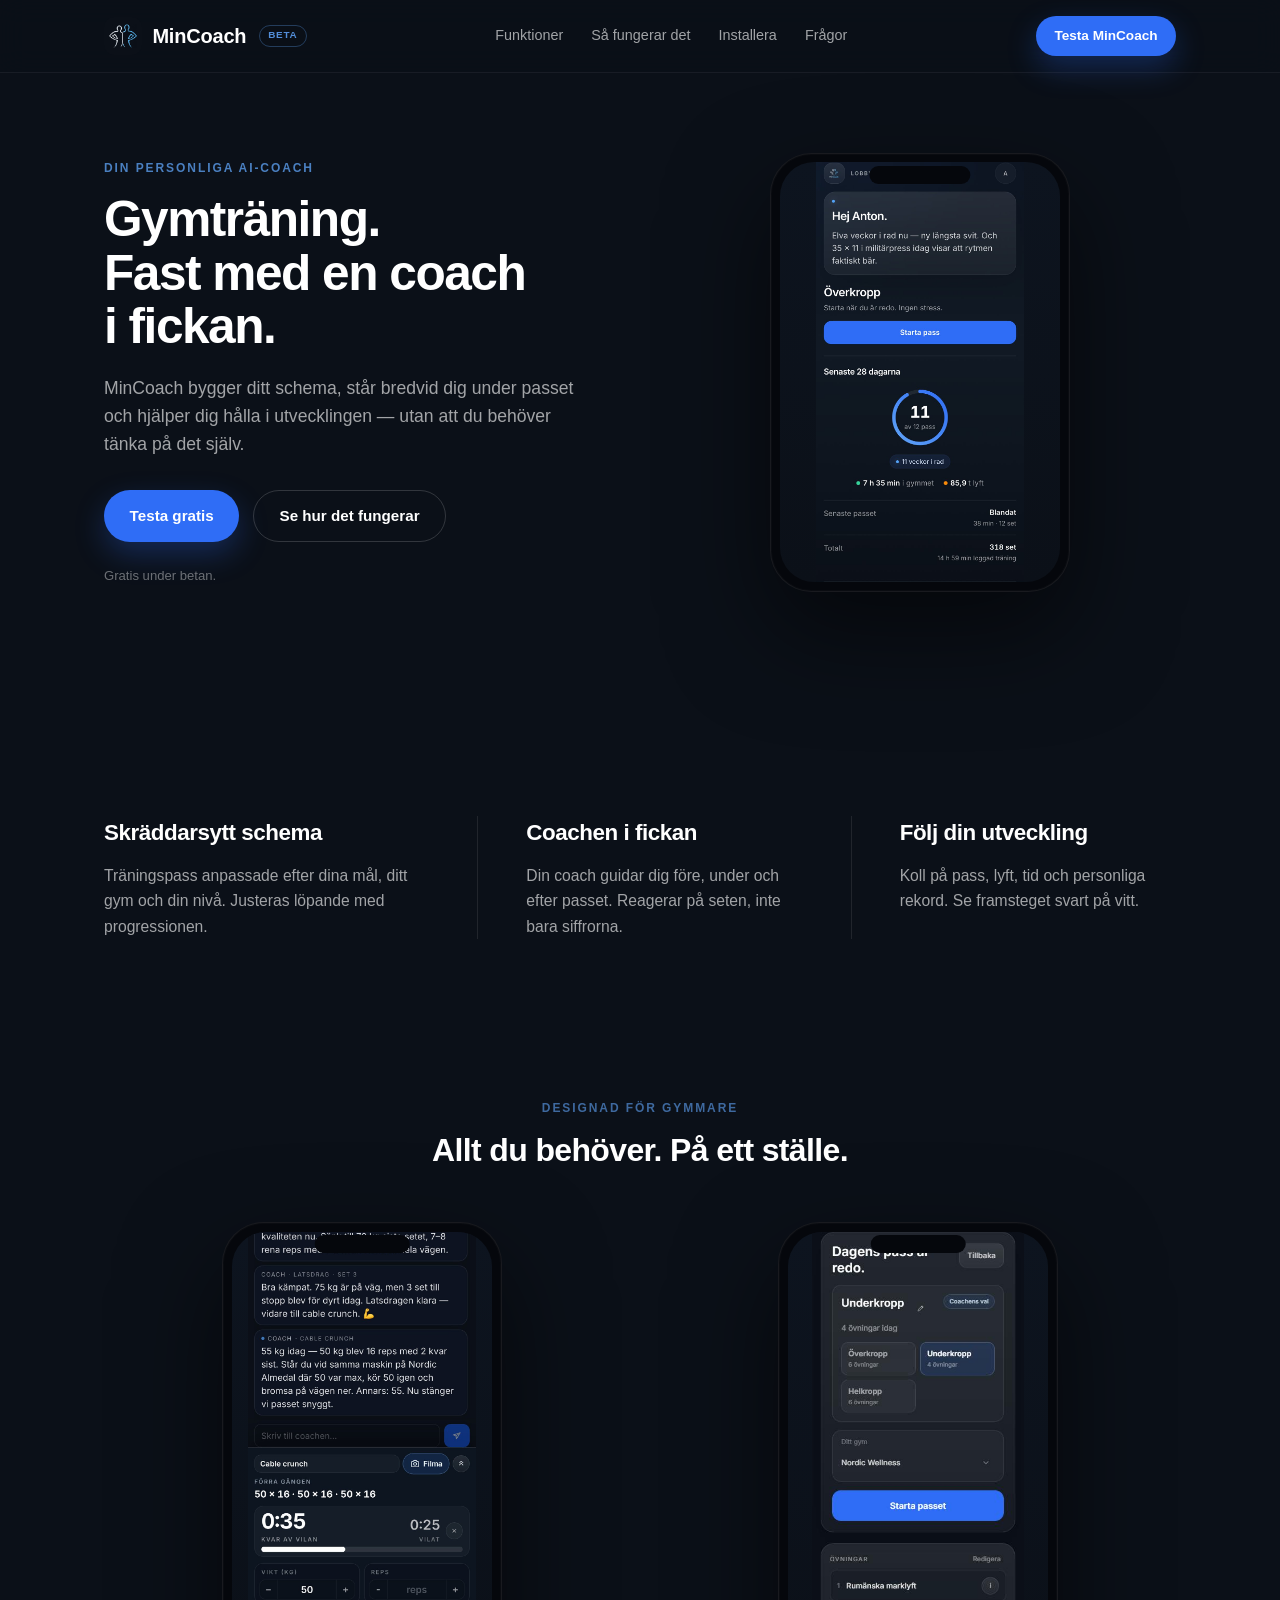
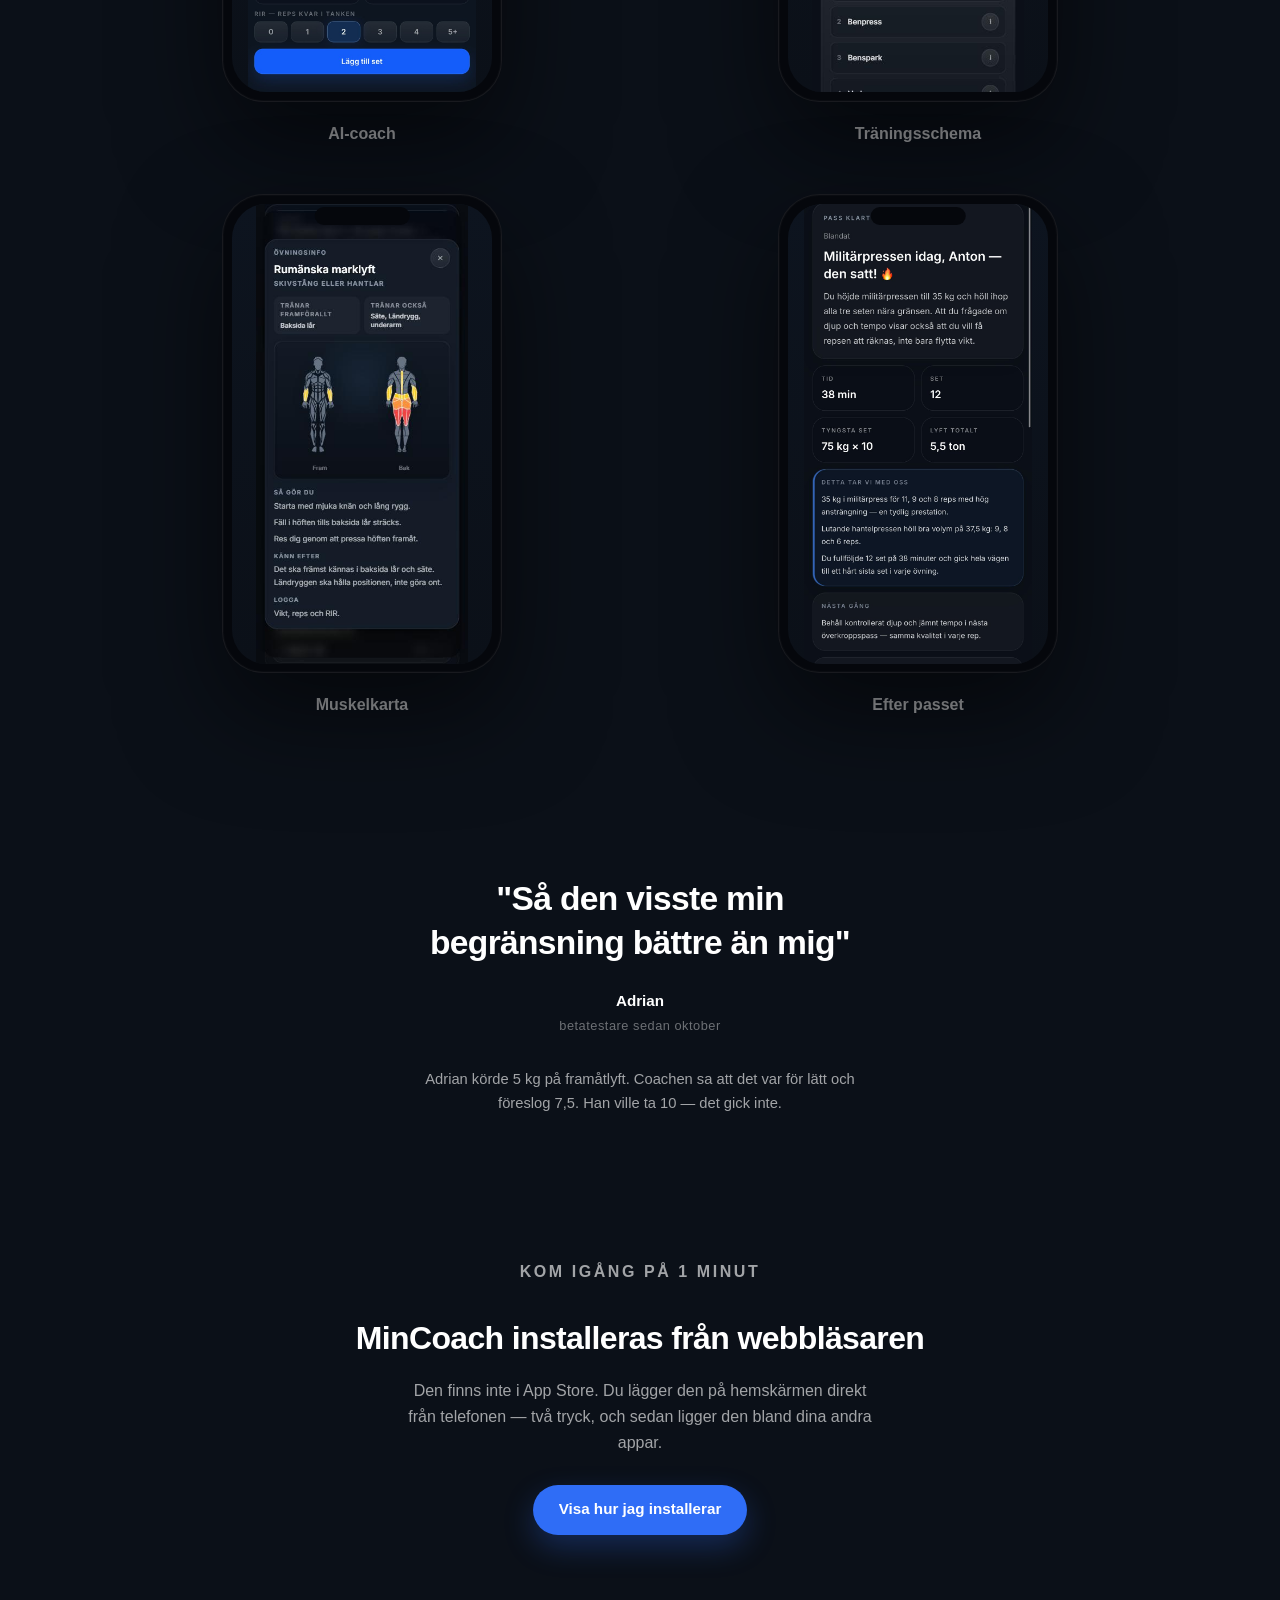
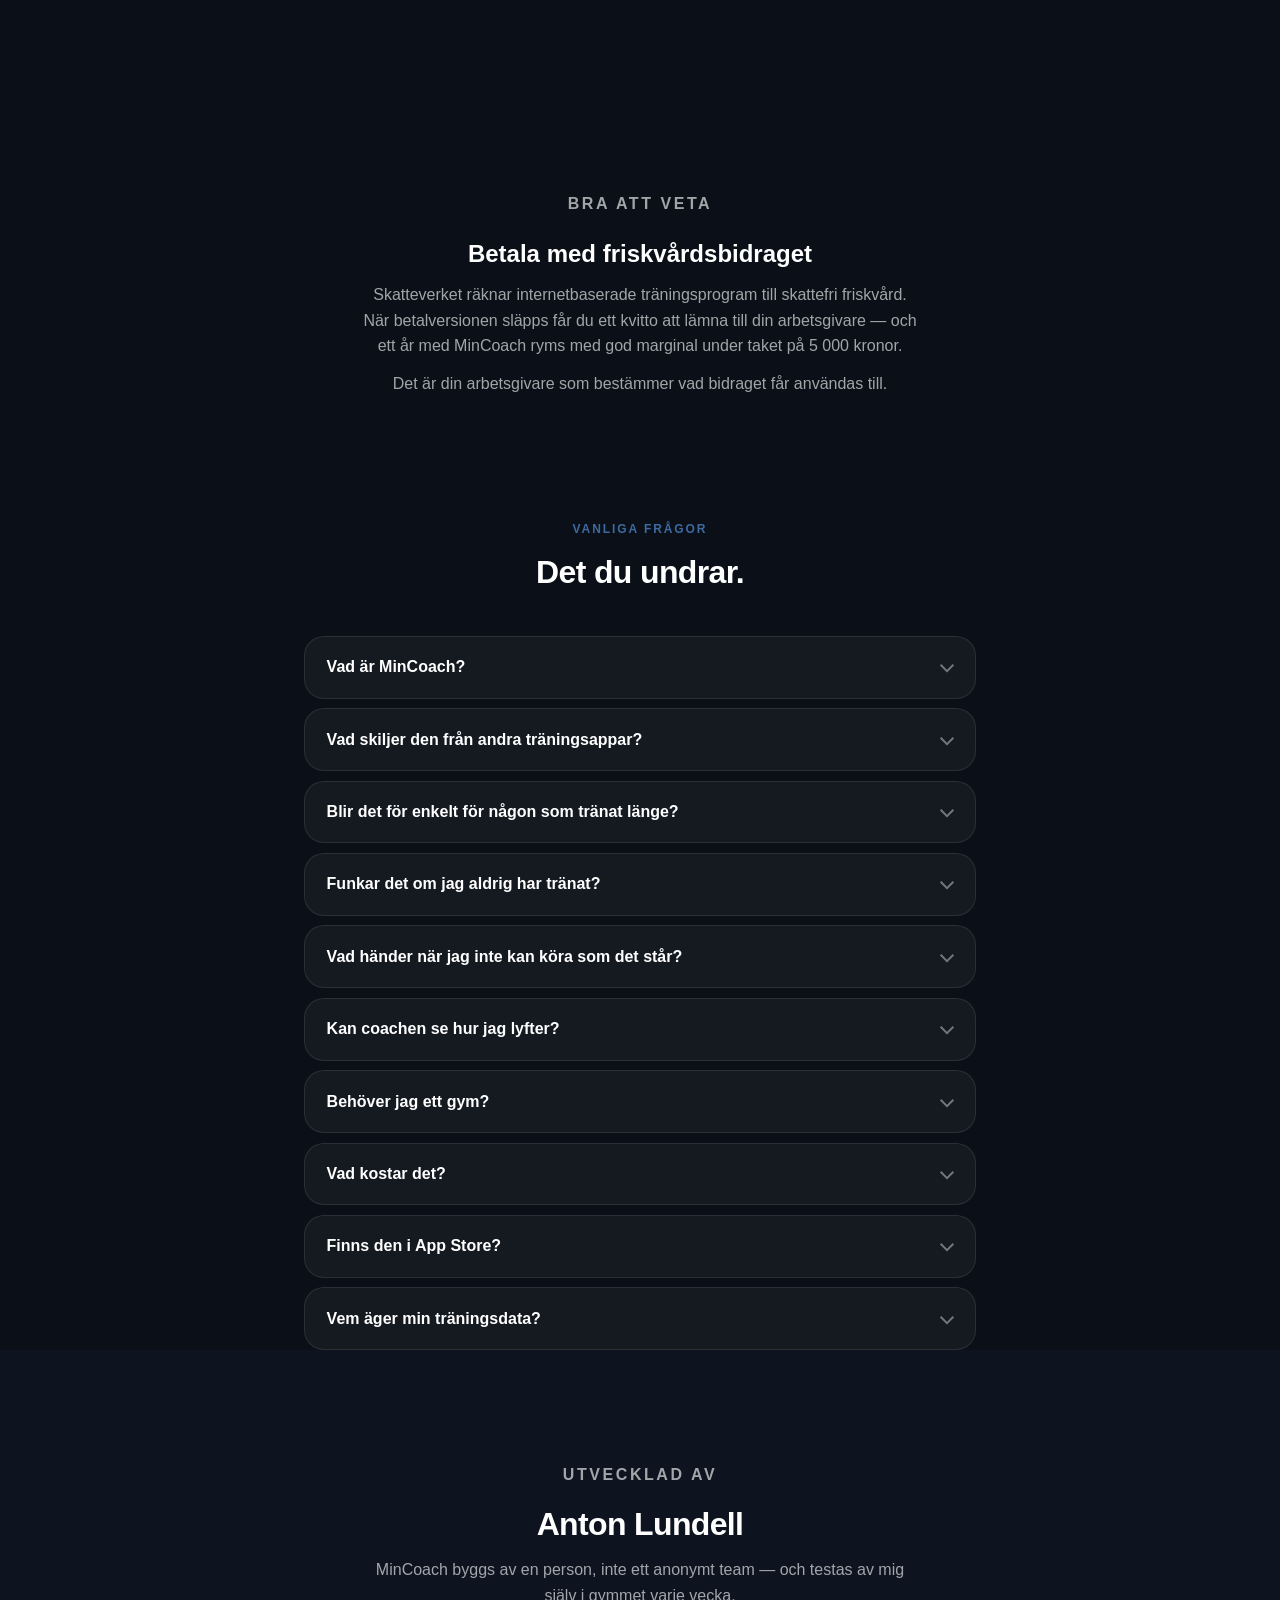
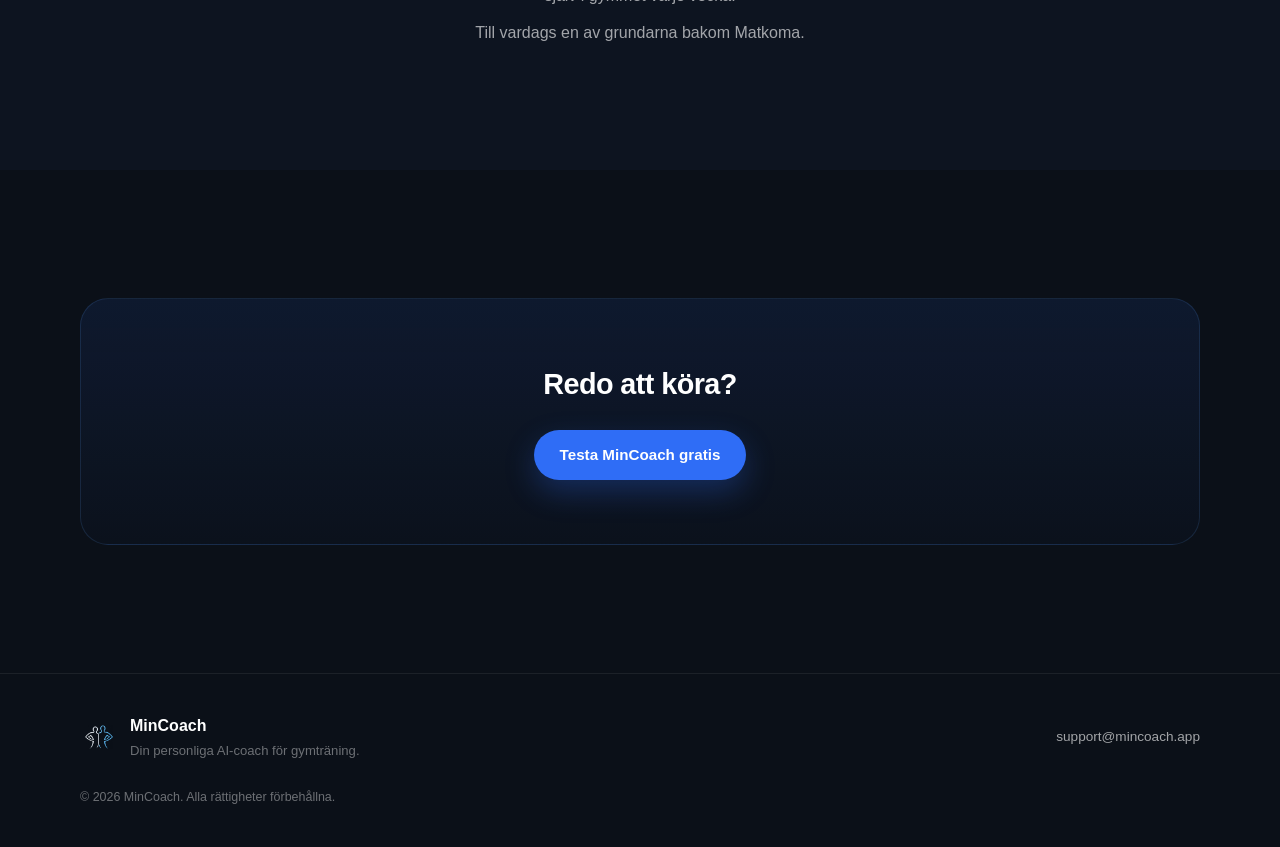
<file: index.html>
<!DOCTYPE html>
<html lang="sv">
<head>
<meta charset="UTF-8" />
<meta name="viewport" content="width=device-width, initial-scale=1" />
<title>MinCoach — Din AI-coach i gymmet</title>
<meta name="description" content="MinCoach är en AI-coach för gymträning. Skräddarsytt schema, coachning i realtid under passet, och koll på din utveckling — rakt i fickan." />
<link rel="icon" href="assets/favicon.png" />
<link rel="stylesheet" href="styles.css" />
</head>
<body>

  <header class="nav">
    <div class="nav-inner">
      <a href="#" class="logo">
        <img src="assets/logo-mark.png" alt="" class="logo-mark" />
        MinCoach
        <span class="beta-pill">Beta</span>
      </a>
      <nav class="nav-links">
        <a href="#funktioner">Funktioner</a>
        <a href="#skarmdumpar">Så fungerar det</a>
        <a href="installera.html">Installera</a>
        <a href="#fragor">Frågor</a>
      </nav>
      <a href="installera.html" class="btn btn-primary btn-small">Testa MinCoach</a>
    </div>
  </header>

  <main>

    <section class="hero">
      <div class="hero-copy">
        <p class="eyebrow">Din personliga AI-coach</p>
        <h1>Gymträning.<br />Fast med en coach<br />i fickan.</h1>
        <p class="hero-sub">
          MinCoach bygger ditt schema, står bredvid dig under passet och
          hjälper dig hålla i utvecklingen — utan att du behöver tänka på det själv.
        </p>
        <div class="hero-actions">
          <a href="installera.html" class="btn btn-primary">Testa gratis</a>
          <a href="#skarmdumpar" class="btn btn-secondary">Se hur det fungerar</a>
        </div>
        <p class="hero-trust">Gratis under betan.</p>
      </div>

      <div class="hero-visual" aria-hidden="true">
        <div class="phone phone-lg">
          <div class="phone-notch"></div>
          <div class="screen screen-real">
            <img src="assets/screenshots/hero-lobby.jpg" alt="MinCoach lobby: coachen hälsar, elva veckor i rad och senaste 28 dagarna sammanfattade" />
          </div>
        </div>
      </div>
    </section>

    <section id="funktioner" class="features">
      <div class="feature">
        <h3>Skräddarsytt schema</h3>
        <p>Träningspass anpassade efter dina mål, ditt gym och din nivå. Justeras löpande med progressionen.</p>
      </div>
      <div class="feature">
        <h3>Coachen i fickan</h3>
        <p>Din coach guidar dig före, under och efter passet. Reagerar på seten, inte bara siffrorna.</p>
      </div>
      <div class="feature">
        <h3>Följ din utveckling</h3>
        <p>Koll på pass, lyft, tid och personliga rekord. Se framsteget svart på vitt.</p>
      </div>
    </section>

    <section id="skarmdumpar" class="showcase">
      <p class="section-eyebrow">Designad för gymmare</p>
      <h2>Allt du behöver. På ett ställe.</h2>

      <div class="showcase-grid">
        <figure class="showcase-item">
          <div class="phone phone-sm">
            <div class="phone-notch"></div>
            <div class="screen screen-mini screen-real">
              <img src="assets/screenshots/ai-coach.jpg" alt="Coachen väljer nästa vikt mitt i passet och minns vad maskinen maxar på ett annat gym" />
            </div>
          </div>
          <figcaption>AI-coach</figcaption>
        </figure>

        <figure class="showcase-item">
          <div class="phone phone-sm">
            <div class="phone-notch"></div>
            <div class="screen screen-mini screen-real">
              <img src="assets/screenshots/schema.jpg" alt="Dagens pass med val av upplägg, gym och övningslista" />
            </div>
          </div>
          <figcaption>Träningsschema</figcaption>
        </figure>

        <figure class="showcase-item">
          <div class="phone phone-sm">
            <div class="phone-notch"></div>
            <div class="screen screen-mini screen-real">
              <img src="assets/screenshots/muskelkarta.jpg" alt="Övningsinfo för rumänska marklyft med muskelkarta fram och bak" />
            </div>
          </div>
          <figcaption>Muskelkarta</figcaption>
        </figure>

        <figure class="showcase-item">
          <div class="phone phone-sm">
            <div class="phone-notch"></div>
            <div class="screen screen-mini screen-real">
              <img src="assets/screenshots/sammanfattning.jpg" alt="Sammanfattning efter passet: 38 minuter, 12 set, 5,5 ton och vad vi tar med oss" />
            </div>
          </div>
          <figcaption>Efter passet</figcaption>
        </figure>
      </div>
    </section>

    <section class="omdome">
      <figure class="omdome-inner">
        <blockquote>
          <p>"Så den visste min begränsning bättre än mig"</p>
        </blockquote>
        <figcaption>
          <span class="omdome-namn">Adrian</span>
          <span class="omdome-roll">betatestare sedan oktober</span>
        </figcaption>
        <p class="omdome-bakgrund">
          Adrian körde 5 kg på framåtlyft. Coachen sa att det var för lätt och
          föreslog 7,5. Han ville ta 10 — det gick inte.
        </p>
      </figure>
    </section>

    <section id="installera" class="install-hanvisning">
      <p class="section-eyebrow">Kom igång på 1 minut</p>
      <h2>MinCoach installeras från webbläsaren</h2>
      <p>
        Den finns inte i App Store. Du lägger den på hemskärmen direkt från
        telefonen — två tryck, och sedan ligger den bland dina andra appar.
      </p>
      <a href="installera.html" class="btn btn-primary">Visa hur jag installerar</a>
    </section>

    <section class="friskvard">
      <div class="friskvard-inner">
        <p class="section-eyebrow">Bra att veta</p>
        <h2>Betala med friskvårdsbidraget</h2>
        <p>
          Skatteverket räknar internetbaserade träningsprogram till skattefri
          friskvård. När betalversionen släpps får du ett kvitto att lämna till
          din arbetsgivare — och ett år med MinCoach ryms med god marginal
          under taket på 5&nbsp;000 kronor.
        </p>
        <p class="friskvard-note">
          Det är din arbetsgivare som bestämmer vad bidraget får användas till.
        </p>
      </div>
    </section>

    <section id="fragor" class="faq">
      <p class="section-eyebrow">Vanliga frågor</p>
      <h2>Det du undrar.</h2>

      <div class="faq-list">
        <details class="faq-item">
          <summary>Vad är MinCoach?</summary>
          <div class="faq-body">
            <p>En coach, inte en träningsdagbok. Den bygger ditt schema, följer med in i gymmet och säger något om setet du just gjorde.</p>
          </div>
        </details>
        <details class="faq-item">
          <summary>Vad skiljer den från andra träningsappar?</summary>
          <div class="faq-body">
            <p>De flesta bygger ett program och lämnar dig med det. MinCoach står kvar under passet — den ser vad som hände i setet du nyss loggade och svarar på det, medan du står där.</p>
          </div>
        </details>
        <details class="faq-item">
          <summary>Blir det för enkelt för någon som tränat länge?</summary>
          <div class="faq-body">
            <p>Nej. Coachen förenklar inte, den kalibrerar. Den läser dina faktiska set och lägger vikten efter vad du klarar den dagen.</p>
            <p>Däremot höjer den aldrig två steg på en gång, hur gärna du än vill. Ett steg är rätt oftare än en gissning.</p>
          </div>
        </details>
        <details class="faq-item">
          <summary>Funkar det om jag aldrig har tränat?</summary>
          <div class="faq-body">
            <p>Du behöver inte kunna något om program, progression eller periodisering. Det är coachens jobb, och den förklarar gärna varför den gör som den gör.</p>
            <p>En sak får du lära dig: efter varje set frågar coachen hur många reps du hade kvar. I början gissar man. Det är så man lär sig.</p>
          </div>
        </details>
        <details class="faq-item">
          <summary>Vad händer när jag inte kan köra som det står?</summary>
          <div class="faq-body">
            <p>Maskinen är upptagen, axeln känns konstig, du har bara fyrtio minuter. Säg det till coachen.</p>
            <p>Schemat är ett förslag, inte ett kontrakt.</p>
          </div>
        </details>
        <details class="faq-item">
          <summary>Kan coachen se hur jag lyfter?</summary>
          <div class="faq-body">
            <p>Ja. Filma ett set med kameraknappen i passet, så säger coachen vad den ser.</p>
            <p>Klippet sparas aldrig. Det visas en gång, sedan är det borta.</p>
          </div>
        </details>
        <details class="faq-item">
          <summary>Behöver jag ett gym?</summary>
          <div class="faq-body">
            <p>Nej. Berätta vilken utrustning du har, så bygger coachen efter den. Tränar du på flera ställen håller den isär vikterna per gym.</p>
          </div>
        </details>
        <details class="faq-item">
          <summary>Vad kostar det?</summary>
          <div class="faq-body">
            <p>Ingenting under betan.</p>
            <p>När betalversionen kommer säger vi till i god tid, och den kan betalas med friskvårdsbidraget.</p>
          </div>
        </details>
        <details class="faq-item">
          <summary>Finns den i App Store?</summary>
          <div class="faq-body">
            <p>Nej. MinCoach körs i webbläsaren och läggs till på hemskärmen — sedan beter den sig som vilken app som helst. Instruktionerna står längre upp.</p>
          </div>
        </details>
        <details class="faq-item">
          <summary>Vem äger min träningsdata?</summary>
          <div class="faq-body">
            <p>Du. Hämta ut allt eller radera allt under Inställningar → Konto.</p>
            <p>Frågor om hur vi hanterar uppgifter: <a href="mailto:support@mincoach.app">support@mincoach.app</a>.</p>
          </div>
        </details>
      </div>
    </section>

    <section class="founder">
      <div class="founder-inner">
        <p class="section-eyebrow">Utvecklad av</p>
        <h2>Anton Lundell</h2>
        <p>MinCoach byggs av en person, inte ett anonymt team — och testas av mig själv i gymmet varje vecka.</p>
        <p class="founder-note">Till vardags en av grundarna bakom Matkoma.</p>
      </div>
    </section>

    <section class="cta-band">
      <h2>Redo att köra?</h2>
      <a href="installera.html" class="btn btn-primary">Testa MinCoach gratis</a>
    </section>

  </main>

  <footer class="footer">
    <div class="footer-inner">
      <div class="footer-brand">
        <img src="assets/logo-mark.png" alt="" class="logo-mark" />
        <div>
          <p class="footer-title">MinCoach</p>
          <p class="footer-tagline">Din personliga AI-coach för gymträning.</p>
        </div>
      </div>
      <a href="mailto:support@mincoach.app" class="footer-contact">support@mincoach.app</a>
    </div>
    <p class="footer-copy">© 2026 MinCoach. Alla rättigheter förbehållna.</p>
  </footer>

</body>
</html>
</file>
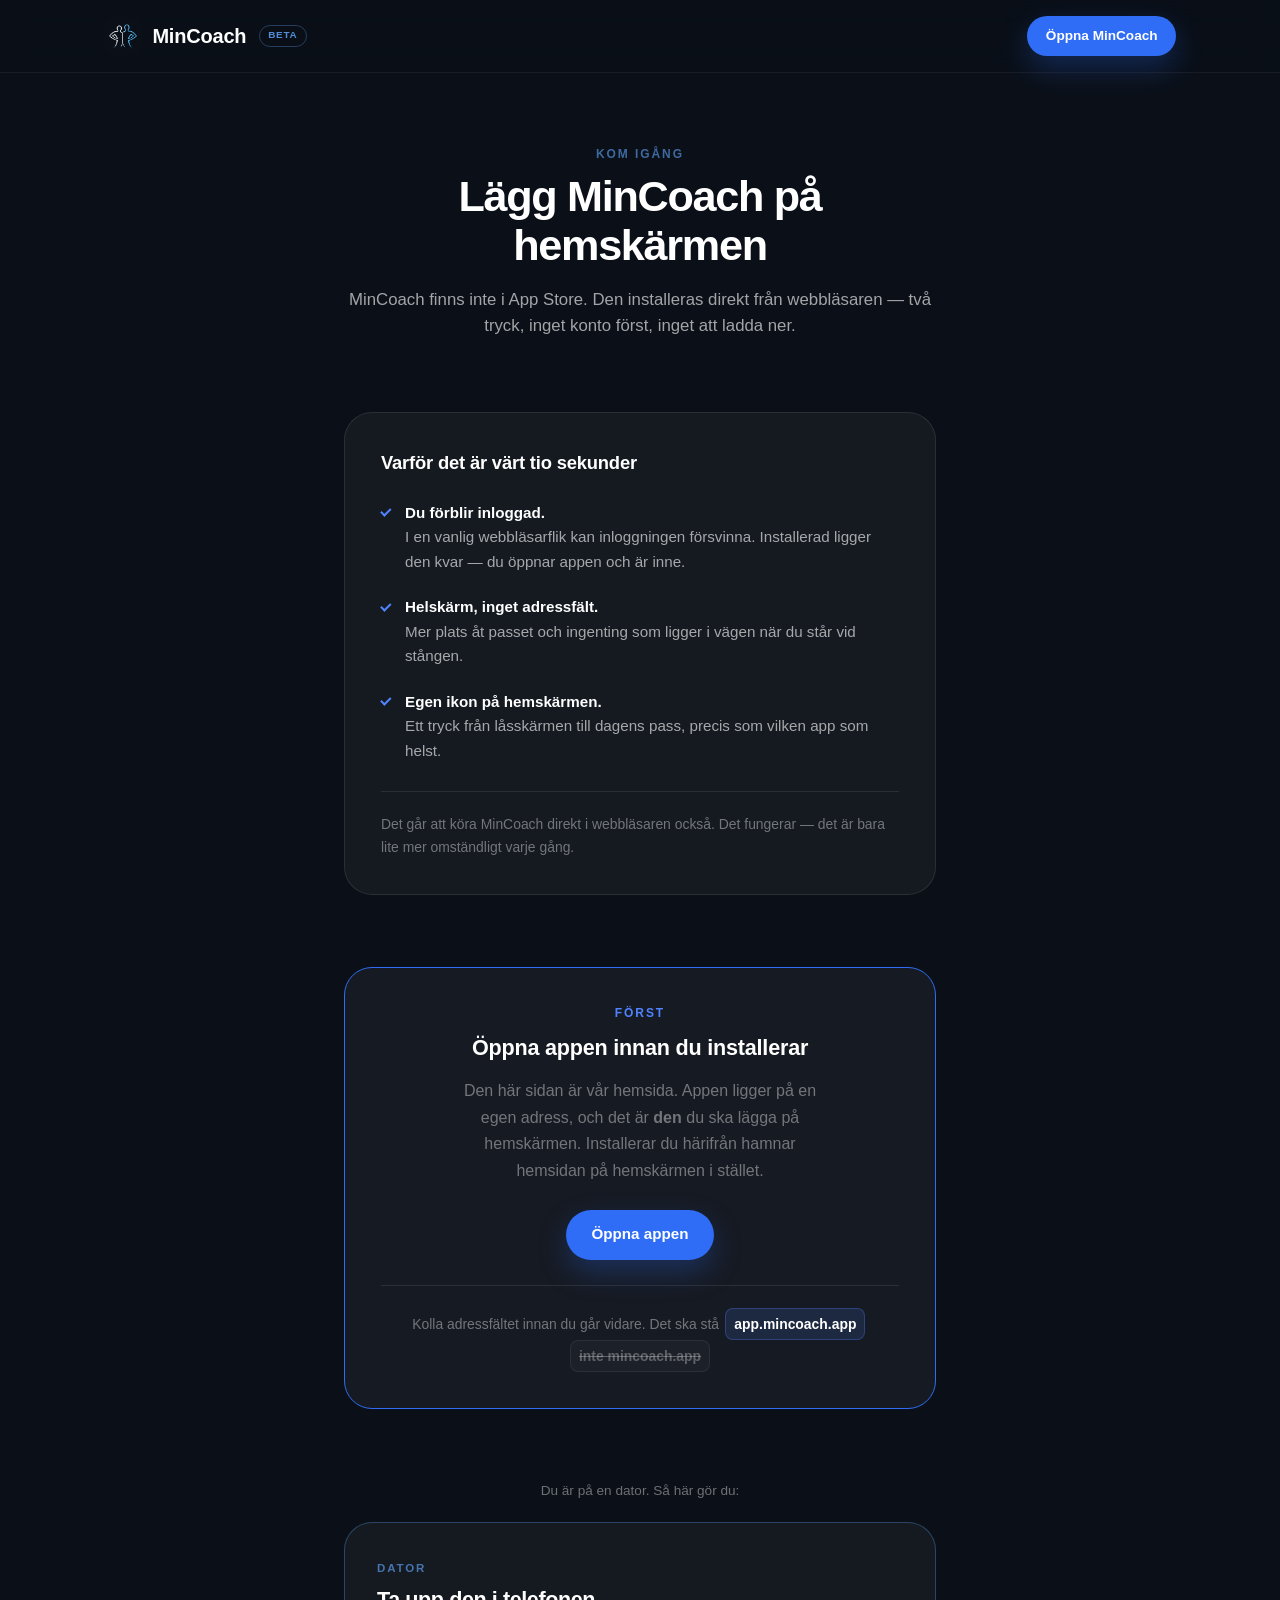
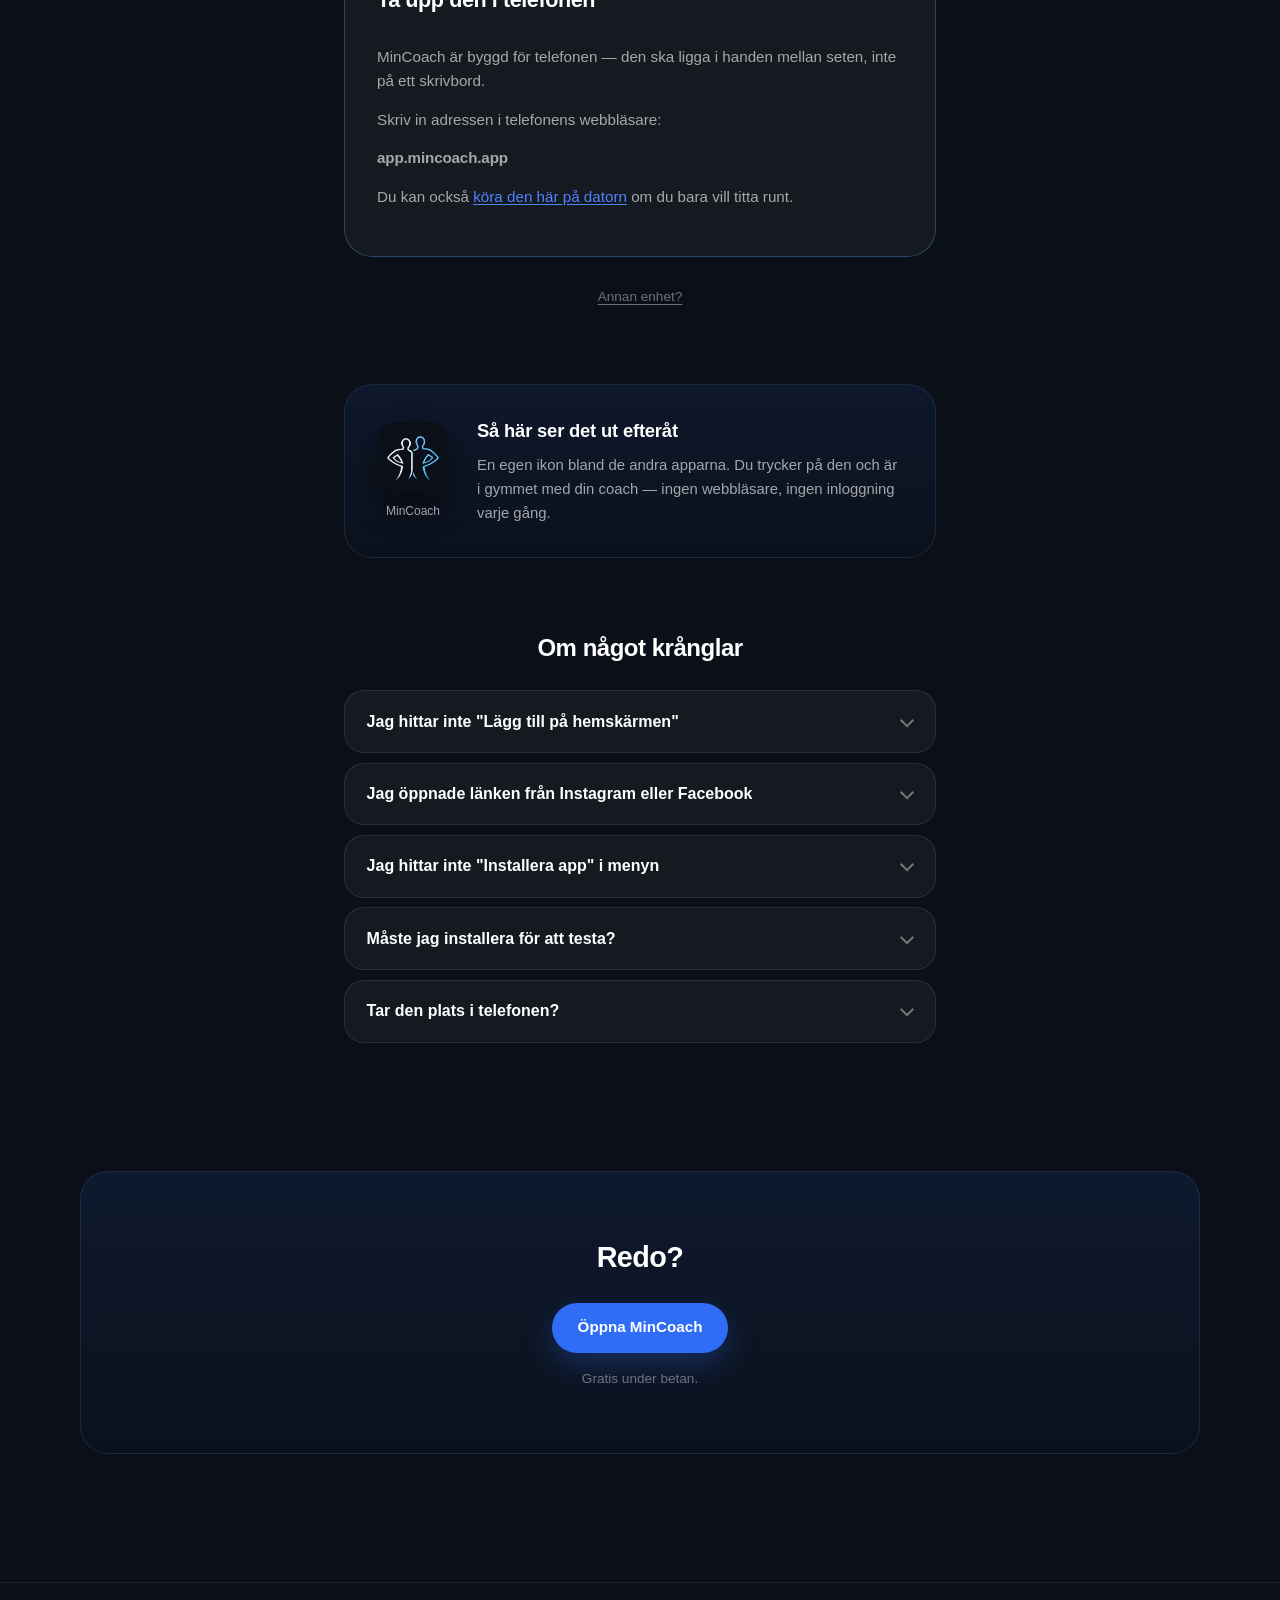
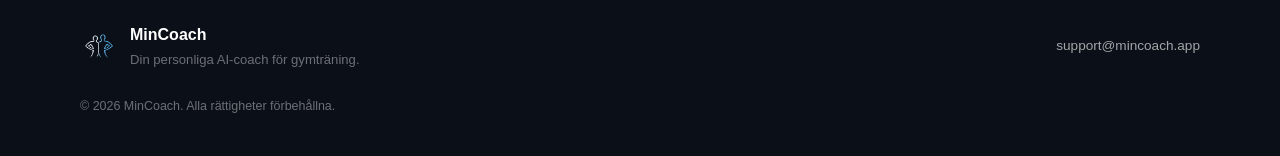
<file: installera.html>
<!DOCTYPE html>
<html lang="sv">
<head>
<meta charset="UTF-8" />
<meta name="viewport" content="width=device-width, initial-scale=1" />
<title>Installera MinCoach — så gör du</title>
<meta name="description" content="MinCoach finns inte i App Store. Den installeras direkt från webbläsaren och hamnar på hemskärmen som vilken app som helst. Så här gör du, steg för steg." />
<link rel="icon" href="assets/favicon.png" />
<link rel="stylesheet" href="styles.css" />
</head>
<body>

  <header class="nav">
    <div class="nav-inner">
      <a href="index.html" class="logo">
        <img src="assets/logo-mark.png" alt="" class="logo-mark" />
        MinCoach
        <span class="beta-pill">Beta</span>
      </a>
      <a href="https://app.mincoach.app" class="btn btn-primary btn-small">Öppna MinCoach</a>
    </div>
  </header>

  <main class="guide">

    <section class="guide-topp">
      <p class="section-eyebrow">Kom igång</p>
      <h1>Lägg MinCoach på hemskärmen</h1>
      <p class="guide-ingress">
        MinCoach finns inte i App Store. Den installeras direkt från
        webbläsaren — två tryck, inget konto först, inget att ladda ner.
      </p>
    </section>

    <section class="guide-varfor">
      <div class="varfor-inner">
        <h2>Varför det är värt tio sekunder</h2>
        <ul class="varfor-lista">
          <li>
            <strong>Du förblir inloggad.</strong>
            I en vanlig webbläsarflik kan inloggningen försvinna. Installerad
            ligger den kvar — du öppnar appen och är inne.
          </li>
          <li>
            <strong>Helskärm, inget adressfält.</strong>
            Mer plats åt passet och ingenting som ligger i vägen när du står
            vid stången.
          </li>
          <li>
            <strong>Egen ikon på hemskärmen.</strong>
            Ett tryck från låsskärmen till dagens pass, precis som vilken app
            som helst.
          </li>
        </ul>
        <p class="varfor-not">
          Det går att köra MinCoach direkt i webbläsaren också. Det fungerar —
          det är bara lite mer omständligt varje gång.
        </p>
      </div>
    </section>

    <!-- Steg noll. Står här för att Anton, som byggt sajten, installerade
         fel sak på sin brors Samsung: han följde stegen medan han stod på
         mincoach.app och fick marknadssajten på hemskärmen i stället för
         appen. Det gick att göra fel för att "öppna appen" var en mening i
         steg 1 med samma tyngd som "tryck på menyn", och enda knappen dit
         låg liten uppe i hörnet. Nu är det ett eget steg före de andra,
         med adressen att kontrollera mot. -->
    <section class="guide-forst">
      <div class="forst-inner">
        <p class="forst-nr">Först</p>
        <h2>Öppna appen innan du installerar</h2>
        <p class="forst-text">
          Den här sidan är vår hemsida. Appen ligger på en egen adress, och
          det är <strong>den</strong> du ska lägga på hemskärmen. Installerar
          du härifrån hamnar hemsidan på hemskärmen i stället.
        </p>
        <a href="https://app.mincoach.app" class="btn btn-primary forst-knapp">
          Öppna appen
        </a>
        <p class="forst-kontroll">
          Kolla adressfältet innan du går vidare. Det ska stå
          <span class="forst-ratt">app.mincoach.app</span>
          <span class="forst-fel">mincoach.app</span>
        </p>
      </div>
    </section>

    <section class="guide-steg">
      <p class="guide-enhet" id="enhetsrad" hidden></p>

      <div class="guide-kort-lista" id="kortlista">

        <article class="guide-kort" id="kort-ios">
          <header class="kort-topp">
            <span class="kort-plattform">iPhone &amp; iPad</span>
            <h2>Safari</h2>
          </header>

          <div class="kort-varning" id="varning-safari" hidden>
            <strong>Du är inte i Safari just nu.</strong>
            <span>
              "Lägg till på hemskärmen" finns bara i Safari på iPhone. Tryck på
              menyn i din webbläsare och välj <strong>Öppna i Safari</strong> —
              fortsätt sedan här.
            </span>
          </div>

          <ol class="guide-stegen">
            <li>
              <span class="steg-nr">1</span>
              <div class="steg-text">
                <p>Öppna appen i Safari, enligt rutan ovanför. I adressfältet ska det stå <strong>app.mincoach.app</strong>.</p>
              </div>
            </li>
            <li>
              <span class="steg-nr">2</span>
              <div class="steg-text">
                <p>Tryck på <strong>Dela</strong> i fältet längst ner.</p>
                <div class="knappbild knappbild-ensam">
                  <span class="ios-knapp" aria-hidden="true">
                    <svg viewBox="0 0 24 24" fill="none" stroke="currentColor" stroke-width="1.7" stroke-linecap="round" stroke-linejoin="round">
                      <path d="M12 3.2v11.3" />
                      <path d="M8.4 6.8 12 3.2l3.6 3.6" />
                      <path d="M7.4 10.2H5.6A1.6 1.6 0 0 0 4 11.8v7.6A1.6 1.6 0 0 0 5.6 21h12.8a1.6 1.6 0 0 0 1.6-1.6v-7.6a1.6 1.6 0 0 0-1.6-1.6h-1.8" />
                    </svg>
                  </span>
                  <span class="knappbild-text">Så ser ikonen ut</span>
                </div>
              </div>
            </li>
            <li>
              <span class="steg-nr">3</span>
              <div class="steg-text">
                <p>
                  Scrolla ner i listan som kommer upp och välj
                  <strong>Lägg till på hemskärmen</strong>.
                </p>
                <div class="ark" aria-hidden="true">
                  <div class="ark-rad">
                    <span>Kopiera</span>
                    <span class="ark-ikon">
                      <svg viewBox="0 0 24 24" fill="none" stroke="currentColor" stroke-width="1.6" stroke-linecap="round" stroke-linejoin="round">
                        <rect x="9" y="9" width="11" height="11" rx="2.5" />
                        <path d="M15 5.5H6.5A2.5 2.5 0 0 0 4 8v8.5" />
                      </svg>
                    </span>
                  </div>
                  <div class="ark-rad ark-rad-vald">
                    <span>Lägg till på hemskärmen</span>
                    <span class="ark-ikon">
                      <svg viewBox="0 0 24 24" fill="none" stroke="currentColor" stroke-width="1.6" stroke-linecap="round" stroke-linejoin="round">
                        <rect x="3.6" y="3.6" width="16.8" height="16.8" rx="4.6" />
                        <path d="M12 8.4v7.2M8.4 12h7.2" />
                      </svg>
                    </span>
                  </div>
                  <div class="ark-rad">
                    <span>Lägg till bokmärke</span>
                    <span class="ark-ikon">
                      <svg viewBox="0 0 24 24" fill="none" stroke="currentColor" stroke-width="1.6" stroke-linecap="round" stroke-linejoin="round">
                        <path d="M6.5 4h11v16l-5.5-4-5.5 4z" />
                      </svg>
                    </span>
                  </div>
                </div>
              </div>
            </li>
            <li>
              <span class="steg-nr">4</span>
              <div class="steg-text">
                <p>Tryck <strong>Lägg till</strong> uppe till höger. Klart.</p>
              </div>
            </li>
          </ol>
        </article>

        <article class="guide-kort" id="kort-android">
          <header class="kort-topp">
            <span class="kort-plattform">Android</span>
            <h2>Chrome</h2>
          </header>

          <ol class="guide-stegen">
            <li>
              <span class="steg-nr">1</span>
              <div class="steg-text">
                <p>Öppna appen i Chrome, enligt rutan ovanför. I adressfältet ska det stå <strong>app.mincoach.app</strong>.</p>
              </div>
            </li>
            <li>
              <span class="steg-nr">2</span>
              <div class="steg-text">
                <p>Tryck på <strong>menyn</strong> uppe till höger.</p>
                <div class="knappbild knappbild-ensam">
                  <span class="android-knapp" aria-hidden="true">
                    <svg viewBox="0 0 24 24" fill="currentColor">
                      <circle cx="12" cy="5.2" r="1.75" />
                      <circle cx="12" cy="12" r="1.75" />
                      <circle cx="12" cy="18.8" r="1.75" />
                    </svg>
                  </span>
                  <span class="knappbild-text">Tre prickar</span>
                </div>
              </div>
            </li>
            <li>
              <span class="steg-nr">3</span>
              <div class="steg-text">
                <!-- Raden namnger med flit flera varianter i stället för en
                     exakt sträng. Chrome har bytt ordval flera gånger och
                     Samsung visar sitt eget; Anton hittade inte "Installera
                     app" på sin brors telefon. Det som är gemensamt är
                     ordet installera eller hemskärm. -->
                <p>
                  Leta efter raden med ordet <strong>installera</strong> eller
                  <strong>hemskärm</strong>. Beroende på telefon och version
                  står det <strong>Installera app</strong>,
                  <strong>Installera appikon</strong> eller
                  <strong>Lägg till på hemskärmen</strong> — samma sak.
                </p>
                <div class="ark ark-meny" aria-hidden="true">
                  <div class="ark-rad">
                    <span class="ark-ikon">
                      <svg viewBox="0 0 24 24" fill="none" stroke="currentColor" stroke-width="1.6" stroke-linecap="round" stroke-linejoin="round">
                        <rect x="4" y="4" width="16" height="16" rx="4" />
                        <path d="M12 8.8v6.4M8.8 12h6.4" />
                      </svg>
                    </span>
                    <span>Ny flik</span>
                  </div>
                  <div class="ark-rad ark-rad-vald">
                    <span class="ark-ikon">
                      <svg viewBox="0 0 24 24" fill="none" stroke="currentColor" stroke-width="1.6" stroke-linecap="round" stroke-linejoin="round">
                        <rect x="6" y="2.8" width="12" height="18.4" rx="2.6" />
                        <path d="M12 8.2v6M9.6 11.8 12 14.2l2.4-2.4" />
                      </svg>
                    </span>
                    <span>Installera app</span>
                  </div>
                  <div class="ark-rad">
                    <span class="ark-ikon">
                      <svg viewBox="0 0 24 24" fill="none" stroke="currentColor" stroke-width="1.6" stroke-linecap="round" stroke-linejoin="round">
                        <circle cx="12" cy="12" r="3" />
                        <path d="M19.2 12a7.2 7.2 0 0 1-.1 1.2l1.7 1.3-1.8 3.1-2-.8a7.2 7.2 0 0 1-2 1.2l-.3 2.2h-3.6l-.3-2.2a7.2 7.2 0 0 1-2-1.2l-2 .8-1.8-3.1 1.7-1.3a7.2 7.2 0 0 1 0-2.4L4.8 9.3l1.8-3.1 2 .8a7.2 7.2 0 0 1 2-1.2l.3-2.2h3.6l.3 2.2a7.2 7.2 0 0 1 2 1.2l2-.8 1.8 3.1-1.7 1.3c.07.4.1.8.1 1.2z" />
                      </svg>
                    </span>
                    <span>Inställningar</span>
                  </div>
                </div>
              </div>
            </li>
            <li>
              <span class="steg-nr">4</span>
              <div class="steg-text">
                <p>Bekräfta med <strong>Installera</strong>. Klart.</p>
              </div>
            </li>
          </ol>
        </article>

        <article class="guide-kort" id="kort-dator">
          <header class="kort-topp">
            <span class="kort-plattform">Dator</span>
            <h2>Ta upp den i telefonen</h2>
          </header>
          <div class="dator-text">
            <p>
              MinCoach är byggd för telefonen — den ska ligga i handen mellan
              seten, inte på ett skrivbord.
            </p>
            <p>Skriv in adressen i telefonens webbläsare:</p>
            <p class="dator-adress">app.mincoach.app</p>
            <p class="dator-not">
              Du kan också <a href="https://app.mincoach.app">köra den här på datorn</a> om du bara vill titta runt.
            </p>
          </div>
        </article>

      </div>

      <button type="button" class="guide-visa-alla" id="visaalla" hidden>
        Annan enhet?
      </button>
    </section>

    <section class="guide-resultat">
      <div class="resultat-inner">
        <div class="hemskarm" aria-hidden="true">
          <div class="hemskarm-ikon">
            <img src="assets/logo-mark.png" alt="" />
          </div>
          <span class="hemskarm-namn">MinCoach</span>
        </div>
        <div class="resultat-text">
          <h2>Så här ser det ut efteråt</h2>
          <p>
            En egen ikon bland de andra apparna. Du trycker på den och är i
            gymmet med din coach — ingen webbläsare, ingen inloggning varje
            gång.
          </p>
        </div>
      </div>
    </section>

    <section class="guide-krangel">
      <h2>Om något krånglar</h2>
      <div class="faq-list">
        <details class="faq-item">
          <summary>Jag hittar inte "Lägg till på hemskärmen"</summary>
          <div class="faq-body">
            <p>Då är du nästan säkert inte i Safari. På iPhone finns valet bara där — Chrome och Firefox på iPhone har det inte.</p>
            <p>Är du i Safari: scrolla ner i listan. Det ligger en bit ner, under raden med appar.</p>
          </div>
        </details>
        <details class="faq-item">
          <summary>Jag öppnade länken från Instagram eller Facebook</summary>
          <div class="faq-body">
            <p>De öppnar länkar i en egen liten webbläsare som inte kan installera appar.</p>
            <p>Tryck på de tre prickarna i hörnet och välj <strong>Öppna i Safari</strong> (eller Chrome på Android). Sedan fungerar stegen ovan.</p>
          </div>
        </details>
        <details class="faq-item">
          <summary>Jag hittar inte "Installera app" i menyn</summary>
          <div class="faq-body">
            <p>
              Ordvalet skiljer sig mellan telefoner och versioner. Leta efter
              <strong>Installera appikon</strong> eller
              <strong>Lägg till på hemskärmen</strong> — det är samma sak.
            </p>
            <p>Använder du Samsung Internet: menyn nere till höger, sedan <strong>Lägg till sida på</strong> och <strong>Hemskärm</strong>.</p>
            <p>
              Hittar du ingen av dem alls står du förmodligen på fel adress.
              Raden ska bara dyka upp på <strong>app.mincoach.app</strong>,
              inte på den här sidan.
            </p>
          </div>
        </details>
        <details class="faq-item">
          <summary>Måste jag installera för att testa?</summary>
          <div class="faq-body">
            <p>Nej. MinCoach fungerar direkt i webbläsaren.</p>
            <p>Men du loggas ut oftare, adressfältet tar plats, och den känns som en sajt i stället för en app. Installerad är den en app.</p>
          </div>
        </details>
        <details class="faq-item">
          <summary>Tar den plats i telefonen?</summary>
          <div class="faq-body">
            <p>Knappt något. Det laddas inte ner något paket — ikonen pekar på MinCoach, och appen uppdaterar sig själv.</p>
          </div>
        </details>
      </div>
    </section>

    <section class="cta-band">
      <h2>Redo?</h2>
      <a href="https://app.mincoach.app" class="btn btn-primary">Öppna MinCoach</a>
      <p class="cta-not">Gratis under betan.</p>
    </section>

  </main>

  <footer class="footer">
    <div class="footer-inner">
      <div class="footer-brand">
        <img src="assets/logo-mark.png" alt="" class="logo-mark" />
        <div>
          <p class="footer-title">MinCoach</p>
          <p class="footer-tagline">Din personliga AI-coach för gymträning.</p>
        </div>
      </div>
      <a href="mailto:support@mincoach.app" class="footer-contact">support@mincoach.app</a>
    </div>
    <p class="footer-copy">© 2026 MinCoach. Alla rättigheter förbehållna.</p>
  </footer>

  <script>
    // Visar kortet för telefonen man står med, inte alla tre. Utan JS visas
    // alla — ingen blir utelåst av att skriptet inte kör.
    (function () {
      var ua = navigator.userAgent || "";
      function har(s) { return ua.indexOf(s) !== -1; }

      var ios = har("iPhone") || har("iPad") || har("iPod") ||
        (navigator.platform === "MacIntel" && navigator.maxTouchPoints > 1);
      var android = har("Android");

      // De två vanligaste sätten att fastna: fel webbläsare på iPhone, eller
      // en länk öppnad inuti Instagram/Facebook. Båda saknar valet helt.
      var annanWebblasare = har("CriOS") || har("FxiOS") || har("EdgiOS") || har("OPiOS");
      var iAppWebblasare = har("FBAN") || har("FBAV") || har("Instagram") ||
        har("Snapchat") || har("Line/") || har("Twitter");

      var vilken = ios ? "ios" : (android ? "android" : "dator");
      var namn = ios ? "iPhone" : (android ? "Android" : "en dator");

      var kort = document.getElementById("kort-" + vilken);
      var lista = document.getElementById("kortlista");
      if (!kort || !lista) return;

      document.body.classList.add("har-js");
      kort.classList.add("ar-din");
      lista.insertBefore(kort, lista.firstChild);

      var rad = document.getElementById("enhetsrad");
      if (rad) {
        rad.textContent = "Du är på " + namn + ". Så här gör du:";
        rad.hidden = false;
      }

      if (ios && (annanWebblasare || iAppWebblasare)) {
        var varning = document.getElementById("varning-safari");
        if (varning) varning.hidden = false;
      }

      var knapp = document.getElementById("visaalla");
      if (knapp) {
        knapp.hidden = false;
        knapp.addEventListener("click", function () {
          document.body.classList.remove("har-js");
          knapp.hidden = true;
        });
      }
    })();
  </script>

</body>
</html>
</file>
<file: styles.css>
:root {
  --bg: #0b1018;
  --bg-soft: #0d1420;
  --card: rgba(255, 255, 255, 0.045);
  --card-border: rgba(255, 255, 255, 0.09);
  --text: #ffffff;
  --text-muted: rgba(255, 255, 255, 0.62);
  --text-faint: rgba(255, 255, 255, 0.4);
  --accent: #2f6df6;
  --accent-hover: #4f83ff;
  --radius-lg: 1.75rem;
  --radius-md: 1.25rem;
  --radius-sm: 0.85rem;
  --max: 1120px;
}

* { box-sizing: border-box; }

/* Egna display-regler slar annars ut hidden-attributet: varningen och
   "Annan enhet?" syntes for alla, aven nar skriptet hallit dem dolda. */
[hidden] { display: none !important; }

html { scroll-behavior: smooth; }

#funktioner, #skarmdumpar, #installera, #fragor {
  scroll-margin-top: 90px;
}

body {
  margin: 0;
  background: var(--bg);
  color: var(--text);
  font-family: -apple-system, BlinkMacSystemFont, "SF Pro Display", "Segoe UI", Roboto, sans-serif;
  line-height: 1.5;
  -webkit-font-smoothing: antialiased;
}

a { color: inherit; text-decoration: none; }

section { padding: 0 1.5rem; }

/* ---------- Nav ---------- */

.nav {
  position: sticky;
  top: 0;
  z-index: 40;
  background: rgba(11, 16, 24, 0.72);
  backdrop-filter: blur(14px);
  border-bottom: 1px solid rgba(255, 255, 255, 0.06);
}

.nav-inner {
  max-width: var(--max);
  margin: 0 auto;
  display: flex;
  align-items: center;
  justify-content: space-between;
  padding: 1rem 1.5rem;
  gap: 1.5rem;
}

.logo {
  display: flex;
  align-items: center;
  gap: 0.65rem;
  font-weight: 600;
  font-size: 1.25rem;
  letter-spacing: -0.01em;
}

.logo-mark {
  width: 38px;
  height: 38px;
  border-radius: 10px;
  object-fit: cover;
  display: inline-block;
  flex-shrink: 0;
}

.beta-pill {
  font-size: 0.62rem;
  font-weight: 700;
  text-transform: uppercase;
  letter-spacing: 0.08em;
  color: rgba(96, 165, 250, 0.85);
  border: 1px solid rgba(96, 165, 250, 0.3);
  border-radius: 999px;
  padding: 0.15rem 0.5rem;
  margin-left: 0.15rem;
}

.nav-links {
  display: flex;
  gap: 1.75rem;
  font-size: 0.9rem;
  color: var(--text-muted);
}

.nav-links a:hover { color: var(--text); }

@media (max-width: 720px) {
  .nav-links { display: none; }
}

/* ---------- Buttons ---------- */

.btn {
  display: inline-flex;
  align-items: center;
  justify-content: center;
  padding: 0.85rem 1.6rem;
  border-radius: 999px;
  font-size: 0.95rem;
  font-weight: 600;
  transition: background 0.15s ease, border-color 0.15s ease, transform 0.15s ease;
}

.btn:active { transform: scale(0.98); }

.btn-primary {
  background: var(--accent);
  color: #fff;
  box-shadow: 0 12px 30px rgba(47, 109, 246, 0.28);
}

.btn-primary:hover { background: var(--accent-hover); }

.btn-secondary {
  background: transparent;
  border: 1px solid rgba(255, 255, 255, 0.16);
  color: var(--text);
}

.btn-secondary:hover { background: rgba(255, 255, 255, 0.06); }

.btn-small { padding: 0.6rem 1.15rem; font-size: 0.85rem; }

/* ---------- Hero ---------- */

.hero {
  max-width: var(--max);
  margin: 0 auto;
  display: grid;
  grid-template-columns: 1fr 1fr;
  gap: 3rem;
  align-items: center;
  padding-top: 5rem;
  padding-bottom: 5rem;
}

.eyebrow {
  font-size: 0.75rem;
  font-weight: 700;
  text-transform: uppercase;
  letter-spacing: 0.16em;
  color: rgba(96, 165, 250, 0.75);
  margin: 0 0 1rem;
}

.hero h1 {
  font-size: 3.1rem;
  line-height: 1.08;
  letter-spacing: -0.03em;
  margin: 0 0 1.25rem;
  font-weight: 650;
}

.hero-sub {
  font-size: 1.1rem;
  line-height: 1.6;
  color: var(--text-muted);
  max-width: 30rem;
  margin: 0 0 2rem;
}

.hero-actions {
  display: flex;
  gap: 0.85rem;
  flex-wrap: wrap;
  margin-bottom: 1.5rem;
}

.hero-trust {
  margin: 0;
  font-size: 0.82rem;
  color: var(--text-faint);
}

.hero-visual { display: flex; justify-content: center; }

/* ---------- Phone mockup ---------- */

.phone {
  position: relative;
  border-radius: 2.6rem;
  background: #05070c;
  border: 1px solid rgba(255, 255, 255, 0.08);
  box-shadow: 0 40px 100px rgba(0, 0, 0, 0.55), inset 0 0 0 1px rgba(255, 255, 255, 0.02);
  padding: 0.55rem;
}

.phone-lg { width: 300px; }
.phone-sm { width: 280px; }

.phone-notch {
  position: absolute;
  top: 0.75rem;
  left: 50%;
  transform: translateX(-50%);
  width: 34%;
  height: 18px;
  background: #05070c;
  border-radius: 999px;
  z-index: 2;
}

.screen {
  background: linear-gradient(180deg, #0d141f 0%, #0b1018 100%);
  border-radius: 2.15rem;
  padding: 1.6rem 0.85rem 1rem;
  min-height: 420px;
  display: flex;
  flex-direction: column;
  gap: 0.65rem;
}

.screen-mini { min-height: 300px; padding: 1.4rem 0.7rem 0.85rem; gap: 0.55rem; }

.screen-real {
  padding: 0;
  overflow: hidden;
  display: block;
  height: 420px;
}

.screen-mini.screen-real {
  height: 460px;
}

/* contain, inte cover. Med cover beskars skärmdumparna i sidled — "God kväll
   Emelie" blev "Emelie" och "Senaste 28 dagarna" blev "aste 28 dagarna".
   Poängen med bilden är att visa appen, inte att fylla ramen. */
.screen-real img {
  width: 100%;
  height: 100%;
  object-fit: contain;
  object-position: top center;
  display: block;
}

.screen-header {
  display: flex;
  flex-direction: column;
  gap: 0.1rem;
  margin-bottom: 0.35rem;
}

.screen-brand {
  font-size: 0.55rem;
  font-weight: 700;
  letter-spacing: 0.16em;
  color: rgba(96, 165, 250, 0.6);
}

.screen-title {
  font-size: 1.05rem;
  font-weight: 650;
}

.card {
  background: var(--card);
  border: 1px solid var(--card-border);
  border-radius: 1rem;
  padding: 0.8rem 0.9rem;
}

.card-label {
  font-size: 0.55rem;
  font-weight: 700;
  text-transform: uppercase;
  letter-spacing: 0.1em;
  color: var(--text-faint);
  margin: 0 0 0.3rem;
}

.card-title {
  font-size: 0.92rem;
  font-weight: 650;
  margin: 0 0 0.3rem;
}

.card-title.lg { font-size: 1.3rem; }

.card-body {
  font-size: 0.72rem;
  line-height: 1.45;
  color: var(--text-muted);
  margin: 0;
}

.card.mt { margin-top: 0.5rem; }

.ring {
  --pct: 50%;
  width: 64px;
  height: 64px;
  border-radius: 50%;
  margin: 0.4rem 0;
  background: conic-gradient(var(--accent) calc(var(--pct)), rgba(255,255,255,0.08) 0);
  position: relative;
}

.ring::after {
  content: "";
  position: absolute;
  inset: 8px;
  border-radius: 50%;
  background: #0d141f;
}

.stat-row { display: flex; gap: 1.1rem; }

.stat { display: flex; flex-direction: column; gap: 0.15rem; font-size: 0.65rem; }

.dot { width: 6px; height: 6px; border-radius: 50%; margin-bottom: 0.1rem; }
.dot-blue { background: #60a5fa; }
.dot-green { background: #6ee7b7; }

.stat-num { font-size: 0.95rem; font-weight: 650; }
.stat-num small { font-size: 0.65rem; color: var(--text-faint); font-weight: 500; }
.stat-label { color: var(--text-faint); }

.next-card {
  display: flex;
  align-items: center;
  justify-content: space-between;
}

.pill {
  display: inline-flex;
  align-items: center;
  justify-content: center;
  background: var(--accent);
  color: #fff;
  font-size: 0.68rem;
  font-weight: 650;
  padding: 0.45rem 0.8rem;
  border-radius: 999px;
}

.pill-block { width: 100%; margin-top: 0.5rem; }

.mini-log { display: flex; flex-direction: column; gap: 0.4rem; }

.mini-row {
  display: flex;
  justify-content: space-between;
  gap: 0.5rem;
  font-size: 0.68rem;
  background: rgba(255,255,255,0.03);
  border: 1px solid rgba(255,255,255,0.06);
  border-radius: 0.6rem;
  padding: 0.45rem 0.6rem;
  white-space: nowrap;
}

.mini-row.muted { opacity: 0.5; }

.timer-ring {
  width: 100%;
  height: 46px;
  border-radius: 0.8rem;
  background: linear-gradient(90deg, rgba(96,165,250,0.35) 40%, rgba(255,255,255,0.05) 0);
  border: 1px solid rgba(255,255,255,0.08);
}

.input-row { display: flex; gap: 0.4rem; align-items: center; }

.chip {
  flex: 1;
  text-align: center;
  padding: 0.5rem 0;
  border-radius: 0.6rem;
  background: rgba(255,255,255,0.04);
  border: 1px solid rgba(255,255,255,0.08);
  font-size: 0.8rem;
  font-weight: 600;
}

.chip-fill { background: rgba(47,109,246,0.14); border-color: rgba(96,165,250,0.3); flex: 2; }

.bar-chart {
  display: flex;
  align-items: flex-end;
  gap: 0.4rem;
  height: 56px;
  margin: 0.3rem 0;
}

.bar-chart span {
  flex: 1;
  height: var(--h);
  background: linear-gradient(180deg, #60a5fa, rgba(47,109,246,0.35));
  border-radius: 0.3rem;
}

/* ---------- Section headers ---------- */

.section-eyebrow {
  font-size: 0.75rem;
  font-weight: 700;
  text-transform: uppercase;
  letter-spacing: 0.16em;
  color: rgba(96, 165, 250, 0.6);
  text-align: center;
  margin: 0 0 0.6rem;
}

.showcase h2,
.founder h2 {
  text-align: center;
  font-size: 2rem;
  letter-spacing: -0.02em;
  margin: 0 0 3rem;
}

/* ---------- Features ---------- */

.features {
  max-width: var(--max);
  margin: 9rem auto 10rem;
  display: grid;
  grid-template-columns: repeat(3, 1fr);
  gap: 3rem;
}

.feature {
  padding: 0 0 0 3rem;
  border-left: 1px solid rgba(255, 255, 255, 0.09);
}

.feature:first-child {
  padding-left: 0;
  border-left: none;
}

.feature h3 {
  font-size: 1.4rem;
  font-weight: 650;
  margin: 0 0 0.85rem;
  letter-spacing: -0.02em;
}

.feature p {
  font-size: 0.98rem;
  line-height: 1.6;
  color: var(--text-muted);
  margin: 0;
}

/* ---------- Showcase ---------- */

.showcase { max-width: var(--max); margin: 0 auto 10rem; text-align: center; }

.showcase-grid {
  display: grid;
  grid-template-columns: repeat(2, 1fr);
  gap: 3rem 2.5rem;
  justify-items: center;
}

.showcase-item { margin: 0; }

.showcase-item figcaption {
  margin-top: 1.25rem;
  font-size: 1rem;
  font-weight: 600;
  color: var(--text-muted);
}

/* ---------- Install ---------- */

.install { max-width: 760px; margin: 0 auto 9rem; text-align: center; }

.install h2 { font-size: 2rem; letter-spacing: -0.02em; margin: 0 0 3rem; }

.install-grid {
  display: grid;
  grid-template-columns: 1fr 1fr;
  gap: 1.5rem;
  text-align: left;
}

.install-col {
  background: var(--card);
  border: 1px solid var(--card-border);
  border-radius: var(--radius-md);
  padding: 1.75rem;
}

.install-col h3 {
  display: flex;
  align-items: center;
  gap: 0.5rem;
  font-size: 1rem;
  margin: 0 0 1.25rem;
}

.steps { list-style: none; margin: 0; padding: 0; display: flex; flex-direction: column; gap: 1rem; }

.steps li { display: flex; gap: 0.85rem; align-items: flex-start; font-size: 0.88rem; color: var(--text-muted); line-height: 1.5; }

.step-num {
  flex-shrink: 0;
  width: 22px;
  height: 22px;
  border-radius: 50%;
  background: rgba(47, 109, 246, 0.14);
  color: #93c5fd;
  font-size: 0.72rem;
  font-weight: 700;
  display: flex;
  align-items: center;
  justify-content: center;
}

.steps strong { color: var(--text); }

/* ---------- Founder ---------- */

/* ---------- FAQ ---------- */

.faq { max-width: 720px; margin: 0 auto; padding: 7rem 1.5rem 0; }

.faq h2 { text-align: center; font-size: 2rem; letter-spacing: -0.02em; margin: 0 0 2.5rem; }

.faq-list { display: grid; gap: 0.6rem; }

.faq-item {
  background: var(--card);
  border: 1px solid var(--card-border);
  border-radius: var(--radius-md);
  overflow: hidden;
}

.faq-item summary {
  cursor: pointer;
  list-style: none;
  padding: 1.15rem 3rem 1.15rem 1.35rem;
  font-size: 1rem;
  font-weight: 600;
  position: relative;
  transition: color 0.15s ease;
}

.faq-item summary::-webkit-details-marker { display: none; }

/* Egen pil: webbläsarnas standardtriangel ser ut som ett formulär, inte
   som en lugn sida. Roterar när frågan öppnas. */
.faq-item summary::after {
  content: "";
  position: absolute;
  right: 1.45rem;
  top: 50%;
  width: 0.5rem;
  height: 0.5rem;
  border-right: 2px solid var(--text-faint);
  border-bottom: 2px solid var(--text-faint);
  transform: translateY(-65%) rotate(45deg);
  transition: transform 0.2s ease, border-color 0.2s ease;
}

.faq-item[open] summary::after {
  transform: translateY(-25%) rotate(225deg);
  border-color: var(--accent-hover);
}

.faq-item summary:hover { color: var(--accent-hover); }

.faq-body { padding: 0 1.35rem 1.35rem; }

.faq-body p {
  margin: 0 0 0.8rem;
  color: var(--text-muted);
  line-height: 1.65;
  font-size: 0.97rem;
}

.faq-body p:last-child { margin-bottom: 0; }

.faq-body a { color: var(--accent-hover); text-decoration: underline; text-underline-offset: 2px; }

/* ---------- Omdöme ---------- */

/* Ett riktigt citat, med luft omkring. Det låg först inbakat i ett FAQ-svar
   och läste då som reklam — "en av våra användare tyckte…". Ett omdöme ska
   stå för sig självt, med namn, och med den kontext som gör det begripligt. */

.omdome { padding: 0 1.5rem 9rem; }

.omdome-inner { max-width: 640px; margin: 0 auto; text-align: center; }

.omdome blockquote { margin: 0; }

.omdome blockquote p {
  font-size: clamp(1.5rem, 4.4vw, 2.1rem);
  font-weight: 600;
  line-height: 1.3;
  letter-spacing: -0.02em;
  margin: 0;
  text-wrap: balance;
}

.omdome figcaption {
  margin-top: 1.6rem;
  display: flex;
  flex-direction: column;
  gap: 0.15rem;
}

.omdome-namn { font-size: 0.95rem; font-weight: 600; }

.omdome-roll {
  font-size: 0.8rem;
  color: var(--text-faint);
  letter-spacing: 0.04em;
}

.omdome-bakgrund {
  margin: 2rem auto 0;
  max-width: 440px;
  font-size: 0.92rem;
  line-height: 1.65;
  color: var(--text-muted);
}

/* ---------- Friskvård ---------- */

.friskvard { padding: 7rem 1.5rem 0; }

.friskvard-inner { max-width: 560px; margin: 0 auto; text-align: center; }

.friskvard h2 { margin-bottom: 0.6rem; }

.friskvard p {
  font-size: 1rem;
  color: var(--text-muted);
  line-height: 1.6;
  margin: 0 0 0.75rem;
}

.friskvard-note { font-size: 0.88rem; color: var(--text-faint); }

/* ---------- Founder ---------- */

.founder { padding: 7rem 1.5rem; background: var(--bg-soft); }

.founder-inner { max-width: 560px; margin: 0 auto; text-align: center; }

.founder h2 { margin-bottom: 0.6rem; }

.founder p {
  font-size: 1rem;
  color: var(--text-muted);
  line-height: 1.6;
  margin: 0 0 0.75rem;
}

.founder-note { font-size: 0.88rem; color: var(--text-faint); }

/* ---------- CTA band ---------- */

.cta-band {
  max-width: var(--max);
  margin: 8rem auto;
  text-align: center;
  padding: 4rem 2rem;
  background: linear-gradient(180deg, rgba(47,109,246,0.1), rgba(47,109,246,0.02));
  border: 1px solid rgba(96,165,250,0.14);
  border-radius: var(--radius-lg);
}

.cta-band h2 { font-size: 1.8rem; margin: 0 0 1.5rem; letter-spacing: -0.02em; }

/* ---------- Footer ---------- */

.footer { border-top: 1px solid rgba(255,255,255,0.07); padding: 2.5rem 1.5rem; }

.footer-inner {
  max-width: var(--max);
  margin: 0 auto;
  display: flex;
  align-items: center;
  justify-content: space-between;
  gap: 1rem;
  flex-wrap: wrap;
}

.footer-brand { display: flex; align-items: center; gap: 0.75rem; }

.footer-title { font-weight: 650; margin: 0; }
.footer-tagline { font-size: 0.82rem; color: var(--text-faint); margin: 0.15rem 0 0; }

.footer-contact { font-size: 0.85rem; color: var(--text-muted); }
.footer-contact:hover { color: var(--text); }

.footer-copy {
  max-width: var(--max);
  margin: 1.75rem auto 0;
  font-size: 0.78rem;
  color: var(--text-faint);
}

/* ---------- Responsive ---------- */

@media (max-width: 900px) {
  .hero { grid-template-columns: 1fr; padding-top: 3rem; text-align: center; }
  .hero-copy { display: flex; flex-direction: column; align-items: center; }
  .hero-actions { justify-content: center; }
  .hero h1 { font-size: 2.3rem; }
  .features { grid-template-columns: 1fr; gap: 2.5rem; text-align: center; margin: 6rem auto 7rem; }
  .feature { padding: 2.5rem 0 0; border-left: none; border-top: 1px solid rgba(255, 255, 255, 0.09); }
  .feature:first-child { padding-top: 0; border-top: none; }
  .install-grid { grid-template-columns: 1fr; }
}

@media (max-width: 640px) {
  .showcase-grid { grid-template-columns: 1fr; gap: 3.5rem; }
  .phone-sm { width: 100%; max-width: 280px; }
}

@media (max-width: 480px) {
  .phone-lg { width: 240px; }
}

/* ---------- Installationsguiden (installera.html) ---------- */

/* Egen sida i stället för ett stycke på startsidan. Den som trycker
   "Testa MinCoach" ska få veta att appen installeras från webbläsaren —
   annars tror man att en flik i Safari är hela produkten. */

.guide-topp {
  max-width: 640px;
  margin: 0 auto;
  padding-top: 4.5rem;
  text-align: center;
}

.guide-topp h1 {
  font-size: clamp(2rem, 6.5vw, 2.7rem);
  letter-spacing: -0.03em;
  line-height: 1.12;
  margin: 0 0 1.1rem;
}

.guide-ingress {
  color: var(--text-muted);
  font-size: 1.05rem;
  line-height: 1.6;
  margin: 0;
}

/* --- Varför --- */

.guide-varfor { margin: 4.5rem auto 0; max-width: 640px; }

.varfor-inner {
  background: var(--card);
  border: 1px solid var(--card-border);
  border-radius: var(--radius-lg);
  padding: 2.25rem;
}

.varfor-inner h2 {
  font-size: 1.15rem;
  margin: 0 0 1.5rem;
  letter-spacing: -0.01em;
}

.varfor-lista { list-style: none; margin: 0; padding: 0; display: grid; gap: 1.35rem; }

.varfor-lista li {
  font-size: 0.95rem;
  line-height: 1.6;
  color: var(--text-muted);
  padding-left: 1.5rem;
  position: relative;
}

.varfor-lista strong { color: var(--text); font-weight: 600; display: block; }

/* Bock i stället för punkt: det här är vad man vinner, inte en uppräkning. */
.varfor-lista li::before {
  content: "";
  position: absolute;
  left: 0;
  top: 0.45rem;
  width: 0.5rem;
  height: 0.28rem;
  border-left: 2px solid var(--accent-hover);
  border-bottom: 2px solid var(--accent-hover);
  transform: rotate(-45deg);
}

.varfor-not {
  margin: 1.75rem 0 0;
  padding-top: 1.35rem;
  border-top: 1px solid var(--card-border);
  font-size: 0.87rem;
  color: var(--text-faint);
  line-height: 1.6;
}

/* --- Stegen --- */

.guide-steg { max-width: 640px; margin: 4.5rem auto 0; }

.guide-enhet {
  text-align: center;
  font-size: 0.85rem;
  color: var(--text-faint);
  margin: 0 0 1.25rem;
}

.guide-kort-lista { display: grid; gap: 1rem; }

.guide-kort {
  background: var(--card);
  border: 1px solid var(--card-border);
  border-radius: var(--radius-lg);
  padding: 2rem;
}

/* Med JS visas bara kortet för telefonen man står med. Resten ligger kvar
   bakom "Annan enhet?" — tre parallella listor gör det svårare, inte lättare. */
.har-js .guide-kort:not(.ar-din) { display: none; }

.guide-kort.ar-din { border-color: rgba(96, 165, 250, 0.3); }

.kort-topp { margin-bottom: 1.75rem; }

.kort-plattform {
  font-size: 0.72rem;
  font-weight: 700;
  text-transform: uppercase;
  letter-spacing: 0.16em;
  color: rgba(96, 165, 250, 0.65);
}

.kort-topp h2 { font-size: 1.35rem; margin: 0.35rem 0 0; letter-spacing: -0.02em; }

.kort-varning {
  background: rgba(247, 144, 9, 0.09);
  border: 1px solid rgba(247, 144, 9, 0.28);
  border-radius: var(--radius-md);
  padding: 1.1rem 1.25rem;
  margin-bottom: 1.75rem;
  font-size: 0.9rem;
  line-height: 1.6;
  color: var(--text-muted);
}

.kort-varning strong { display: block; color: #fbbf5c; margin-bottom: 0.3rem; }
.kort-varning span strong { display: inline; color: var(--text); }

.guide-stegen { list-style: none; margin: 0; padding: 0; display: grid; gap: 1.6rem; }

.guide-stegen li { display: flex; gap: 1rem; align-items: flex-start; }

.steg-nr {
  flex: 0 0 auto;
  width: 1.75rem;
  height: 1.75rem;
  border-radius: 999px;
  background: rgba(47, 109, 246, 0.16);
  border: 1px solid rgba(96, 165, 250, 0.3);
  color: #9cc0ff;
  font-size: 0.8rem;
  font-weight: 700;
  display: flex;
  align-items: center;
  justify-content: center;
}

.steg-text { flex: 1 1 auto; min-width: 0; padding-top: 0.15rem; }

.steg-text p { margin: 0; font-size: 0.95rem; line-height: 1.6; color: var(--text-muted); }
.steg-text strong { color: var(--text); font-weight: 600; }

/* --- Ritade knappar --- */

/* Ikonerna är ritade, inte skärmdumpade: en skärmdump är en annan telefon,
   på ett annat språk, och åldras med varje iOS-version. */

.knappbild { display: flex; align-items: center; gap: 0.7rem; margin-top: 0.9rem; }

.ios-knapp,
.android-knapp {
  display: inline-flex;
  align-items: center;
  justify-content: center;
  width: 2.5rem;
  height: 2.5rem;
  border-radius: 0.7rem;
  background: rgba(255, 255, 255, 0.07);
  border: 1px solid rgba(255, 255, 255, 0.13);
  color: #6aa2ff;
}

.android-knapp { color: rgba(255, 255, 255, 0.82); }

.ios-knapp svg,
.android-knapp svg { width: 1.3rem; height: 1.3rem; }

.knappbild-text { font-size: 0.82rem; color: var(--text-faint); }

/* --- Delningsark / meny --- */

.ark {
  margin-top: 0.9rem;
  border-radius: var(--radius-sm);
  border: 1px solid rgba(255, 255, 255, 0.1);
  background: rgba(255, 255, 255, 0.04);
  overflow: hidden;
}

.ark-rad {
  display: flex;
  align-items: center;
  justify-content: space-between;
  gap: 1rem;
  padding: 0.8rem 1rem;
  font-size: 0.88rem;
  color: var(--text-faint);
  border-bottom: 1px solid rgba(255, 255, 255, 0.06);
}

.ark-rad:last-child { border-bottom: none; }

.ark-meny .ark-rad { justify-content: flex-start; }

.ark-rad-vald {
  background: rgba(47, 109, 246, 0.14);
  color: var(--text);
  font-weight: 600;
  box-shadow: inset 2px 0 0 var(--accent);
}

.ark-ikon { display: inline-flex; color: currentColor; opacity: 0.85; }
.ark-ikon svg { width: 1.1rem; height: 1.1rem; }

.guide-visa-alla {
  display: block;
  margin: 1.5rem auto 0;
  background: none;
  border: none;
  color: var(--text-faint);
  font-family: inherit;
  font-size: 0.85rem;
  cursor: pointer;
  padding: 0.5rem 0.75rem;
  text-decoration: underline;
  text-underline-offset: 3px;
}

.guide-visa-alla:hover { color: var(--text); }

/* --- Dator --- */

.dator-text p { margin: 0 0 0.9rem; font-size: 0.95rem; line-height: 1.6; color: var(--text-muted); }

.dator-adress {
  font-size: 1.25rem;
  font-weight: 600;
  color: var(--text);
  letter-spacing: -0.01em;
}

.dator-not { font-size: 0.85rem; color: var(--text-faint); margin-bottom: 0; }
.dator-not a { color: var(--accent-hover); text-decoration: underline; text-underline-offset: 2px; }

/* --- Resultatet --- */

.guide-resultat { max-width: 640px; margin: 4.5rem auto 0; }

.resultat-inner {
  display: flex;
  align-items: center;
  gap: 1.75rem;
  background: linear-gradient(180deg, rgba(47, 109, 246, 0.09), rgba(47, 109, 246, 0.02));
  border: 1px solid rgba(96, 165, 250, 0.14);
  border-radius: var(--radius-lg);
  padding: 2rem;
}

.hemskarm { flex: 0 0 auto; text-align: center; }

.hemskarm-ikon {
  width: 4.5rem;
  height: 4.5rem;
  border-radius: 1.15rem;
  overflow: hidden;
  box-shadow: 0 14px 30px rgba(0, 0, 0, 0.45);
}

.hemskarm-ikon img { width: 100%; height: 100%; display: block; object-fit: cover; }

.hemskarm-namn { display: block; margin-top: 0.5rem; font-size: 0.75rem; color: var(--text-muted); }

.resultat-text h2 { font-size: 1.15rem; margin: 0 0 0.6rem; letter-spacing: -0.01em; }
.resultat-text p { margin: 0; font-size: 0.93rem; line-height: 1.6; color: var(--text-muted); }

/* --- Krångel --- */

.guide-krangel { max-width: 640px; margin: 4.5rem auto 0; }
.guide-krangel h2 { font-size: 1.5rem; margin: 0 0 1.5rem; letter-spacing: -0.02em; text-align: center; }

.cta-not { margin: 1rem 0 0; font-size: 0.85rem; color: var(--text-faint); }

/* --- Startsidans hänvisning hit --- */

.install-hanvisning { max-width: 640px; margin: 0 auto 9rem; text-align: center; }

.install-hanvisning h2 { font-size: 2rem; letter-spacing: -0.02em; margin: 0 0 1rem; }

.install-hanvisning p {
  color: var(--text-muted);
  font-size: 1rem;
  line-height: 1.65;
  margin: 0 auto 1.75rem;
  max-width: 480px;
}

@media (max-width: 640px) {
  .guide-topp { padding-top: 3rem; }
  .varfor-inner,
  .guide-kort { padding: 1.6rem; }
  .resultat-inner { flex-direction: column; text-align: center; gap: 1.35rem; padding: 2rem 1.6rem; }
}

/* --- Steg noll: öppna appen först ---
   Finns för att det gick att installera marknadssajten i stället för
   appen. Därför tyngre än ett vanligt steg: egen ruta, tonad kant och
   adressen att jämföra mot, med fel adress överstruken bredvid rätt. */

.guide-forst { max-width: 640px; margin: 4.5rem auto 0; }

.forst-inner {
  background: var(--card);
  border: 1px solid var(--accent, #4f83ff);
  border-radius: var(--radius-lg);
  padding: 2.25rem;
  text-align: center;
}

.forst-nr {
  margin: 0 0 0.6rem;
  font-size: 0.75rem;
  font-weight: 700;
  letter-spacing: 0.16em;
  text-transform: uppercase;
  color: var(--accent-hover, #7aa2ff);
}

.forst-inner h2 {
  font-size: 1.35rem;
  margin: 0 0 0.9rem;
  letter-spacing: -0.01em;
}

.forst-text {
  margin: 0 auto 1.6rem;
  max-width: 42ch;
  line-height: 1.65;
  color: var(--text-faint);
}

.forst-knapp { display: inline-flex; }

.forst-kontroll {
  margin: 1.6rem 0 0;
  padding-top: 1.35rem;
  border-top: 1px solid var(--card-border);
  font-size: 0.87rem;
  line-height: 1.9;
  color: var(--text-faint);
}

.forst-ratt,
.forst-fel {
  display: inline-block;
  margin: 0 0.15rem;
  padding: 0.12rem 0.5rem;
  border-radius: 0.5rem;
  font-weight: 600;
  white-space: nowrap;
}

.forst-ratt {
  color: var(--text);
  background: rgba(79, 131, 255, 0.14);
  border: 1px solid rgba(79, 131, 255, 0.3);
}

.forst-fel {
  color: var(--text-faint);
  background: rgba(255, 255, 255, 0.04);
  border: 1px solid var(--card-border);
  text-decoration: line-through;
  opacity: 0.75;
}

.forst-fel::before { content: "inte "; text-decoration: none; }

@media (max-width: 480px) {
  .forst-inner { padding: 1.75rem 1.25rem; }
  .forst-inner h2 { font-size: 1.2rem; }
}
</file>
